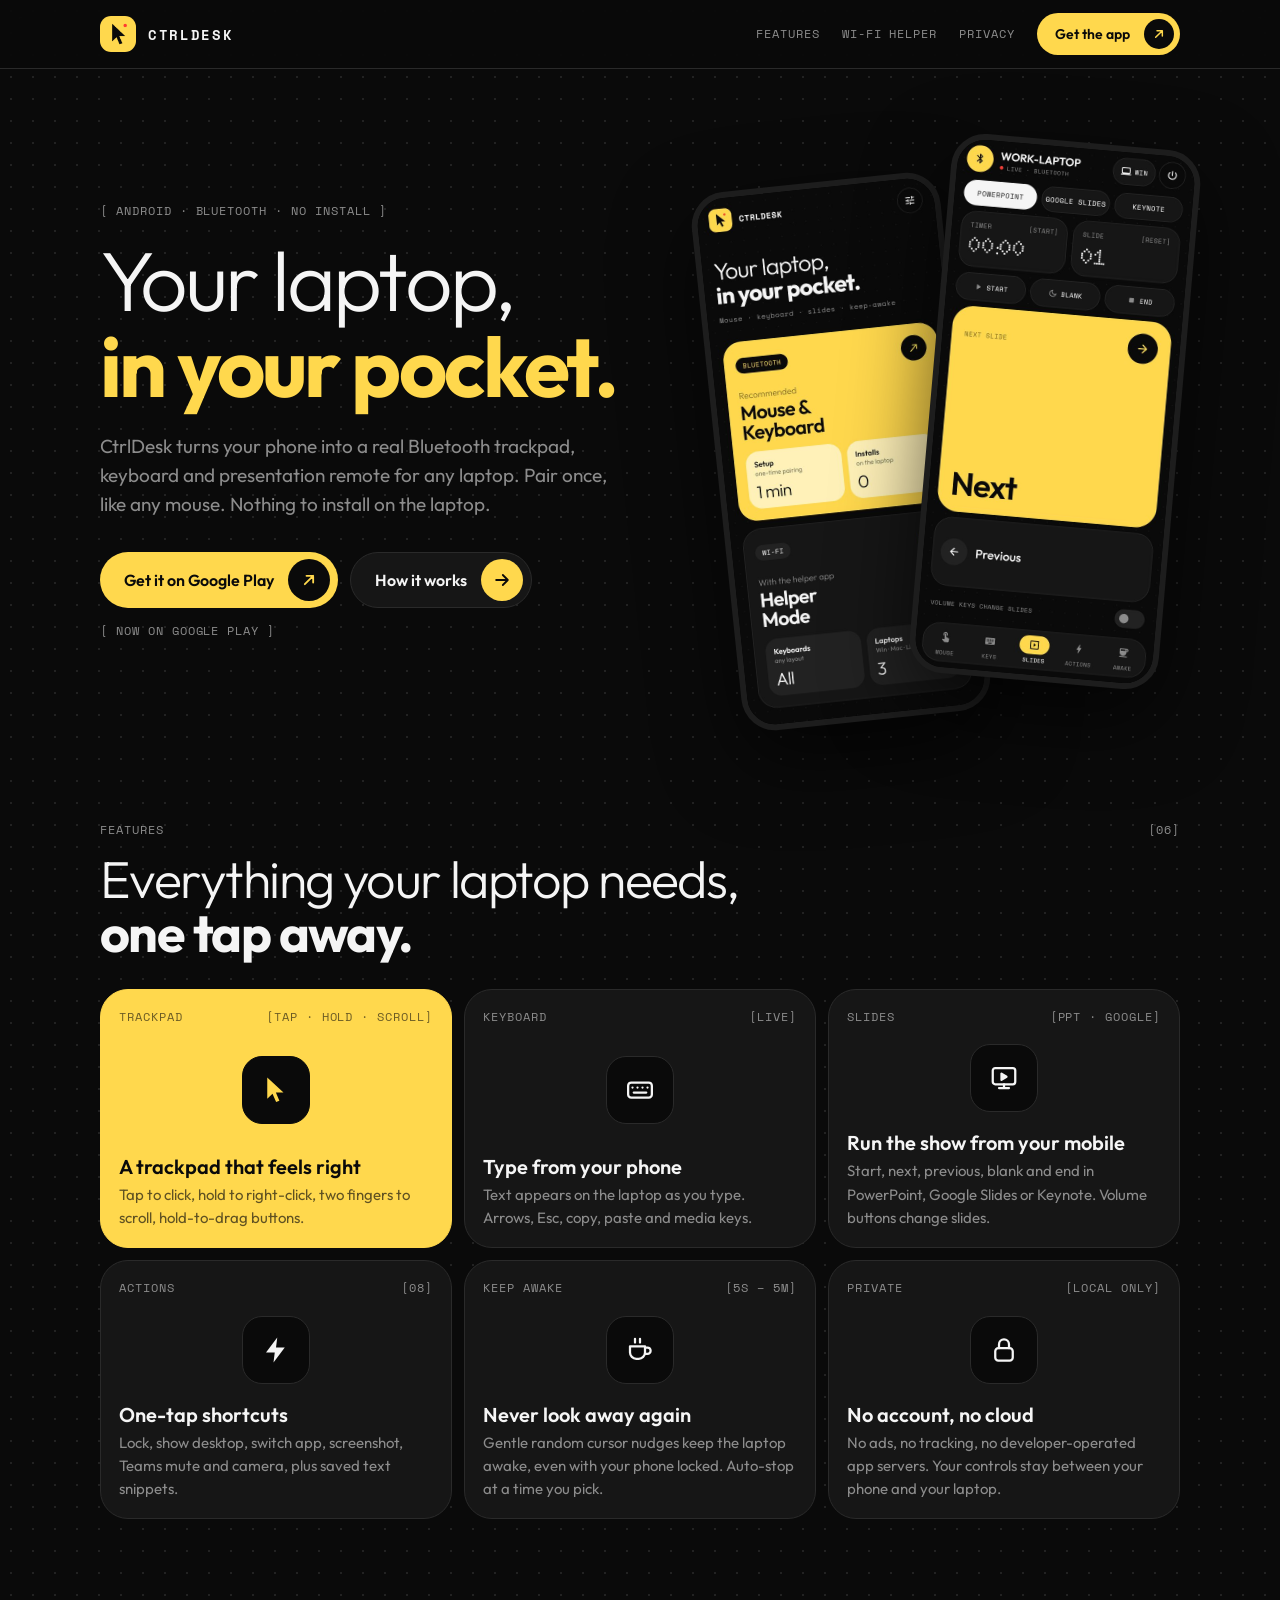
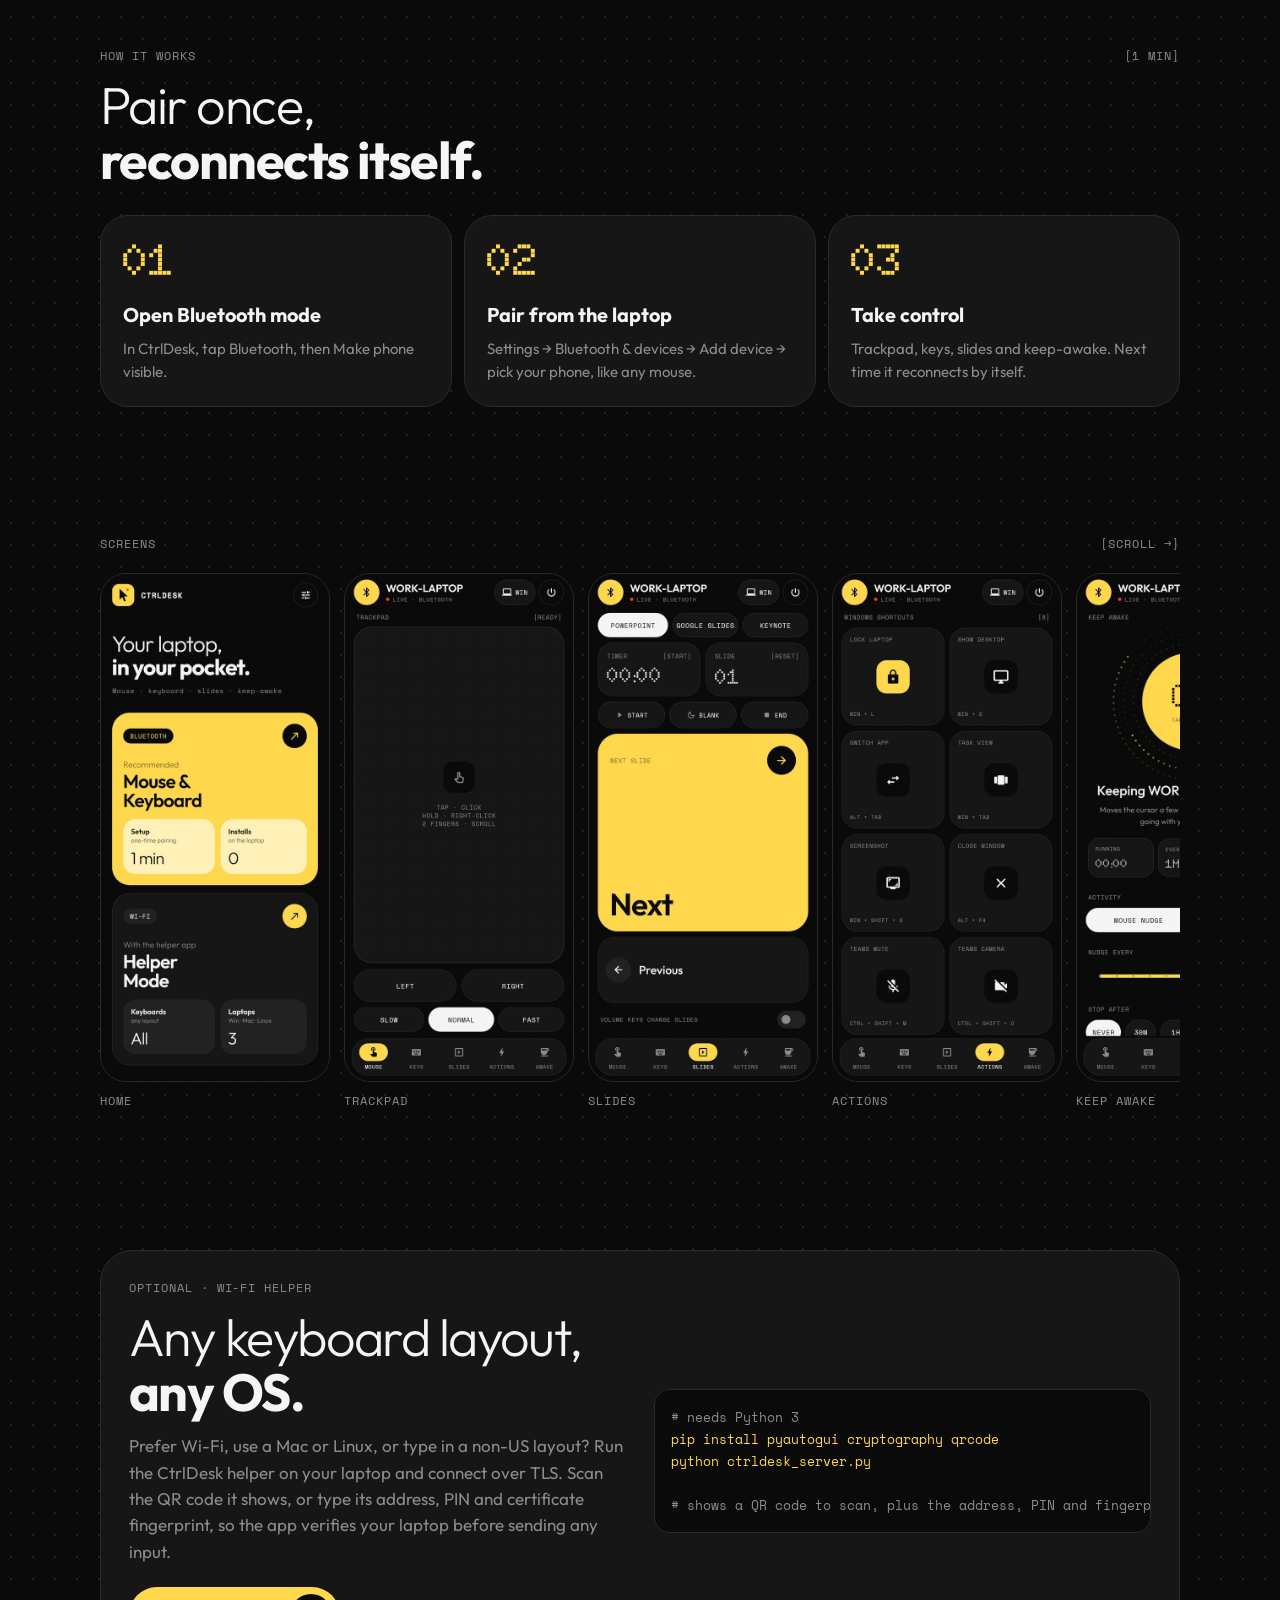
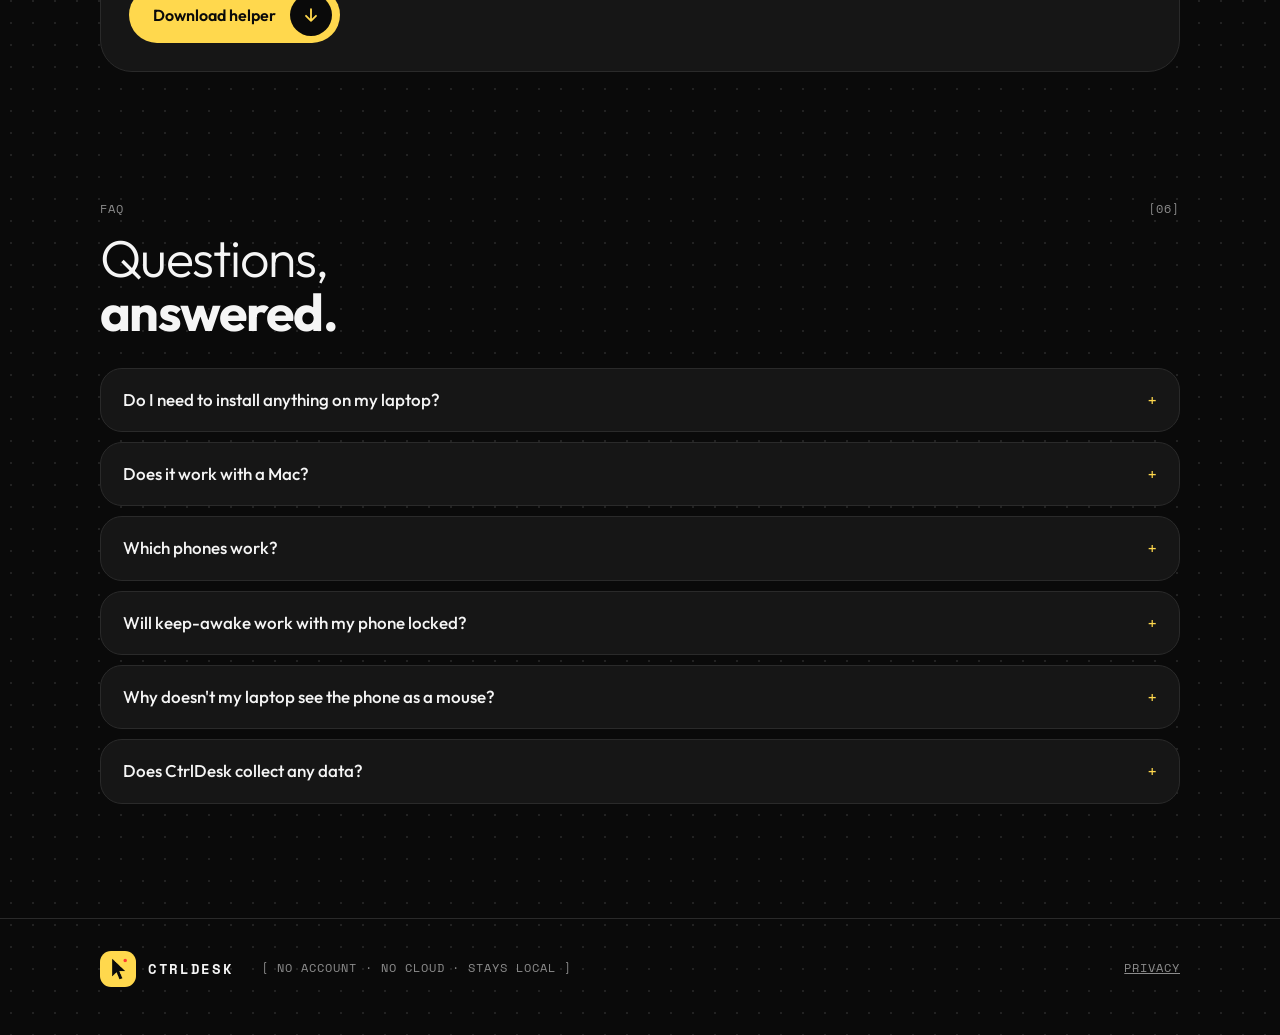
<file: index.html>
<!doctype html>
<html lang="en">
<head>
<meta charset="utf-8">
<meta name="viewport" content="width=device-width, initial-scale=1">
<title>CtrlDesk: your laptop, in your pocket</title>
<meta name="description" content="Turn your Android phone into a Bluetooth trackpad, keyboard, presentation remote and keep-awake for your laptop. Nothing to install on the laptop.">
<meta property="og:title" content="CtrlDesk: your laptop, in your pocket">
<meta property="og:description" content="Bluetooth trackpad, keyboard, slides remote and keep-awake. Nothing to install on the laptop.">
<meta property="og:image" content="https://shiv-khetan.github.io/ctrldesk/img/icon.png">
<link rel="icon" href="img/favicon.png">
<link rel="preconnect" href="https://fonts.googleapis.com">
<link rel="preconnect" href="https://fonts.gstatic.com" crossorigin>
<link href="https://fonts.googleapis.com/css2?family=Doto:wght@900&family=Outfit:wght@300;400;500;600;700&family=Space+Mono&display=swap" rel="stylesheet">
<link rel="stylesheet" href="style.css">
</head>
<body>

<nav>
  <div class="wrap">
    <a class="brand" href="./"><img src="img/icon.png" alt="">CTRLDESK</a>
    <div class="links">
      <a class="mono" href="#features">Features</a>
      <a class="mono" href="#wifi">Wi-Fi helper</a>
      <a class="mono" href="privacy.html">Privacy</a>
      <a class="btn yellow small" href="https://play.google.com/store/apps/details?id=com.ctrldesk.app" target="_blank" rel="noopener">Get the app <span class="arrow"><svg viewBox="0 0 24 24" fill="none" stroke="currentColor" stroke-width="2.2" stroke-linecap="round" stroke-linejoin="round" aria-hidden="true"><path d="M7 17 17 7M9 7h8v8"/></svg></span></a>
    </div>
  </div>
</nav>

<main class="wrap">
  <header class="hero" id="get">
    <div>
      <div class="mono">[ Android · Bluetooth · No install ]</div>
      <h1 style="margin-top:18px">Your laptop,<br><b>in your pocket.</b></h1>
      <p class="lede">CtrlDesk turns your phone into a real Bluetooth trackpad, keyboard and presentation remote for any laptop. Pair once, like any mouse. Nothing to install on the laptop.</p>
      <div class="cta">
        <a class="btn yellow" href="https://play.google.com/store/apps/details?id=com.ctrldesk.app" target="_blank" rel="noopener">Get it on Google Play <span class="arrow"><svg viewBox="0 0 24 24" fill="none" stroke="currentColor" stroke-width="2.2" stroke-linecap="round" stroke-linejoin="round" aria-hidden="true"><path d="M7 17 17 7M9 7h8v8"/></svg></span></a>
        <a class="btn dark" href="#how">How it works <span class="arrow"><svg viewBox="0 0 24 24" fill="none" stroke="currentColor" stroke-width="2.2" stroke-linecap="round" stroke-linejoin="round" aria-hidden="true"><path d="M5 12h14M13 6l6 6-6 6"/></svg></span></a>
      </div>
      <p class="mono soon">[ Now on Google Play ]</p>
    </div>
    <div class="phones" aria-hidden="true">
      <div class="phone a"><img src="img/home.jpg" alt=""></div>
      <div class="phone b"><img src="img/slides.jpg" alt=""></div>
    </div>
  </header>

  <section id="features">
    <div class="head"><span class="mono">Features</span><span class="mono">[06]</span></div>
    <h2>Everything your laptop needs,<br><b>one tap away.</b></h2>
    <div class="grid">
      <div class="tile hl">
        <div class="head"><span class="mono">Trackpad</span><span class="mono">[Tap · Hold · Scroll]</span></div>
        <div class="art"><span><svg width="30" height="30" viewBox="0 0 24 24" fill="#ffd84d"><path d="M5 2v17l4.2-4 2.9 6.6 2.6-1.1-2.8-6.5H18z"/></svg></span></div>
        <h3>A trackpad that feels right</h3>
        <p>Tap to click, hold to right-click, two fingers to scroll, hold-to-drag buttons.</p>
      </div>
      <div class="tile">
        <div class="head"><span class="mono">Keyboard</span><span class="mono">[Live]</span></div>
        <div class="art"><span><svg width="30" height="30" viewBox="0 0 24 24" fill="none" stroke="#f5f5f5" stroke-width="1.8" stroke-linecap="round"><rect x="2.5" y="6" width="19" height="12" rx="2.5"/><path d="M6 10h.01M10 10h.01M14 10h.01M18 10h.01M7 14h10"/></svg></span></div>
        <h3>Type from your phone</h3>
        <p>Text appears on the laptop as you type. Arrows, Esc, copy, paste and media keys.</p>
      </div>
      <div class="tile">
        <div class="head"><span class="mono">Slides</span><span class="mono">[PPT · Google]</span></div>
        <div class="art"><span><svg width="30" height="30" viewBox="0 0 24 24" fill="none" stroke="#f5f5f5" stroke-width="1.8" stroke-linejoin="round"><rect x="3" y="4" width="18" height="13" rx="2"/><path d="M10 8.5v5l4-2.5z" fill="#f5f5f5"/><path d="M12 17v3M8 20h8" stroke-linecap="round"/></svg></span></div>
        <h3>Run the show from your mobile</h3>
        <p>Start, next, previous, blank and end in PowerPoint, Google Slides or Keynote. Volume buttons change slides.</p>
      </div>
      <div class="tile">
        <div class="head"><span class="mono">Actions</span><span class="mono">[08]</span></div>
        <div class="art"><span><svg width="30" height="30" viewBox="0 0 24 24" fill="#f5f5f5"><path d="M13 2 4 14h7l-1 8 9-12h-7z"/></svg></span></div>
        <h3>One-tap shortcuts</h3>
        <p>Lock, show desktop, switch app, screenshot, Teams mute and camera, plus saved text snippets.</p>
      </div>
      <div class="tile">
        <div class="head"><span class="mono">Keep awake</span><span class="mono">[5s – 5m]</span></div>
        <div class="art"><span><svg width="30" height="30" viewBox="0 0 24 24" fill="none" stroke="#f5f5f5" stroke-width="1.8" stroke-linecap="round" stroke-linejoin="round"><path d="M4 9h12v5a5 5 0 0 1-5 5H9a5 5 0 0 1-5-5zM16 10h2a2.5 2.5 0 0 1 0 5h-2M8 3v3M12 3v3"/></svg></span></div>
        <h3>Never look away again</h3>
        <p>Gentle random cursor nudges keep the laptop awake, even with your phone locked. Auto-stop at a time you pick.</p>
      </div>
      <div class="tile">
        <div class="head"><span class="mono">Private</span><span class="mono">[Local only]</span></div>
        <div class="art"><span><svg width="30" height="30" viewBox="0 0 24 24" fill="none" stroke="#f5f5f5" stroke-width="1.8" stroke-linecap="round" stroke-linejoin="round"><rect x="5" y="10.5" width="14" height="10" rx="2.5"/><path d="M8 10.5V7.5a4 4 0 0 1 8 0v3"/></svg></span></div>
        <h3>No account, no cloud</h3>
        <p>No ads, no tracking, no developer-operated app servers. Your controls stay between your phone and your laptop.</p>
      </div>
    </div>
  </section>

  <section id="how">
    <div class="head"><span class="mono">How it works</span><span class="mono">[1 min]</span></div>
    <h2>Pair once,<br><b>reconnects itself.</b></h2>
    <div class="steps">
      <div class="step"><div class="n">01</div><h3>Open Bluetooth mode</h3><p>In CtrlDesk, tap Bluetooth, then Make phone visible.</p></div>
      <div class="step"><div class="n">02</div><h3>Pair from the laptop</h3><p>Settings → Bluetooth &amp; devices → Add device → pick your phone, like any mouse.</p></div>
      <div class="step"><div class="n">03</div><h3>Take control</h3><p>Trackpad, keys, slides and keep-awake. Next time it reconnects by itself.</p></div>
    </div>
  </section>

  <section>
    <div class="head"><span class="mono">Screens</span><span class="mono">[Scroll →]</span></div>
    <div class="gallery" style="margin-top:20px">
      <figure><img src="img/home.jpg" alt="CtrlDesk home screen" loading="lazy"><figcaption class="mono">Home</figcaption></figure>
      <figure><img src="img/mouse.jpg" alt="Trackpad" loading="lazy"><figcaption class="mono">Trackpad</figcaption></figure>
      <figure><img src="img/slides.jpg" alt="Presentation remote" loading="lazy"><figcaption class="mono">Slides</figcaption></figure>
      <figure><img src="img/actions.jpg" alt="Shortcuts" loading="lazy"><figcaption class="mono">Actions</figcaption></figure>
      <figure><img src="img/awake.jpg" alt="Keep awake" loading="lazy"><figcaption class="mono">Keep awake</figcaption></figure>
    </div>
  </section>

  <section id="wifi">
    <div class="wifi">
      <div>
        <div class="mono">Optional · Wi-Fi helper</div>
        <h2 style="margin-bottom:14px">Any keyboard layout,<br><b>any OS.</b></h2>
        <p>Prefer Wi-Fi, use a Mac or Linux, or type in a non-US layout? Run the CtrlDesk helper on your laptop and connect over TLS. Scan the QR code it shows, or type its address, PIN and certificate fingerprint, so the app verifies your laptop before sending any input.</p>
        <div class="cta" style="margin-top:22px">
          <a class="btn yellow" href="download/ctrldesk_server.py" download>Download helper <span class="arrow"><svg viewBox="0 0 24 24" fill="none" stroke="currentColor" stroke-width="2.2" stroke-linecap="round" stroke-linejoin="round" aria-hidden="true"><path d="M12 5v14M6 13l6 6 6-6"/></svg></span></a>
        </div>
      </div>
      <pre><span class="c"># needs Python 3</span>
pip install pyautogui cryptography qrcode
python ctrldesk_server.py

<span class="c"># shows a QR code to scan, plus the address, PIN and fingerprint</span></pre>
    </div>
  </section>

  <section>
    <div class="head"><span class="mono">FAQ</span><span class="mono">[06]</span></div>
    <h2>Questions,<br><b>answered.</b></h2>
    <details><summary>Do I need to install anything on my laptop?</summary><p>No. In Bluetooth mode your phone pairs as a standard Bluetooth mouse and keyboard, which Windows, macOS, Linux and ChromeOS support out of the box.</p></details>
    <details><summary>Does it work with a Mac?</summary><p>Yes. Tap <b>WIN</b> at the top of the control screen to switch it to <b>MAC</b>: copy, paste and shortcuts then use Cmd, and Start uses the Mac keys for PowerPoint, Google Slides and Keynote. If your Mac asks you to identify the keyboard, pick ANSI (US).</p></details>
    <details><summary>Which phones work?</summary><p>Android 9 or newer. A few manufacturers disable the Bluetooth keyboard/mouse feature; the app tells you if yours does. iPhone doesn't allow apps to act as a Bluetooth mouse.</p></details>
    <details><summary>Will keep-awake work with my phone locked?</summary><p>Yes. It runs in the background with an ongoing notification you can stop at any time. For long sessions, keep the phone charging.</p></details>
    <details><summary>Why doesn't my laptop see the phone as a mouse?</summary><p>Pair while CtrlDesk is open on the Bluetooth screen. If you paired earlier, remove the phone from the laptop's Bluetooth list and pair again.</p></details>
    <details><summary>Does CtrlDesk collect any data?</summary><p>We receive no app input or telemetry. Your controls go directly to your chosen laptop over paired Bluetooth or verified TLS, and your saved settings stay in private app storage with Android backup disabled. The optional helper runs on your laptop. See the <a href="privacy.html">privacy policy</a>.</p></details>
  </section>
</main>

<footer>
  <div class="wrap">
    <a class="brand" href="./"><img src="img/icon.png" alt="">CTRLDESK</a>
    <span class="mono">[ No account · No cloud · Stays local ]</span>
    <div class="links">
      <a class="mono" href="privacy.html">Privacy</a>
    </div>
  </div>
</footer>
</body>
</html>
</file>
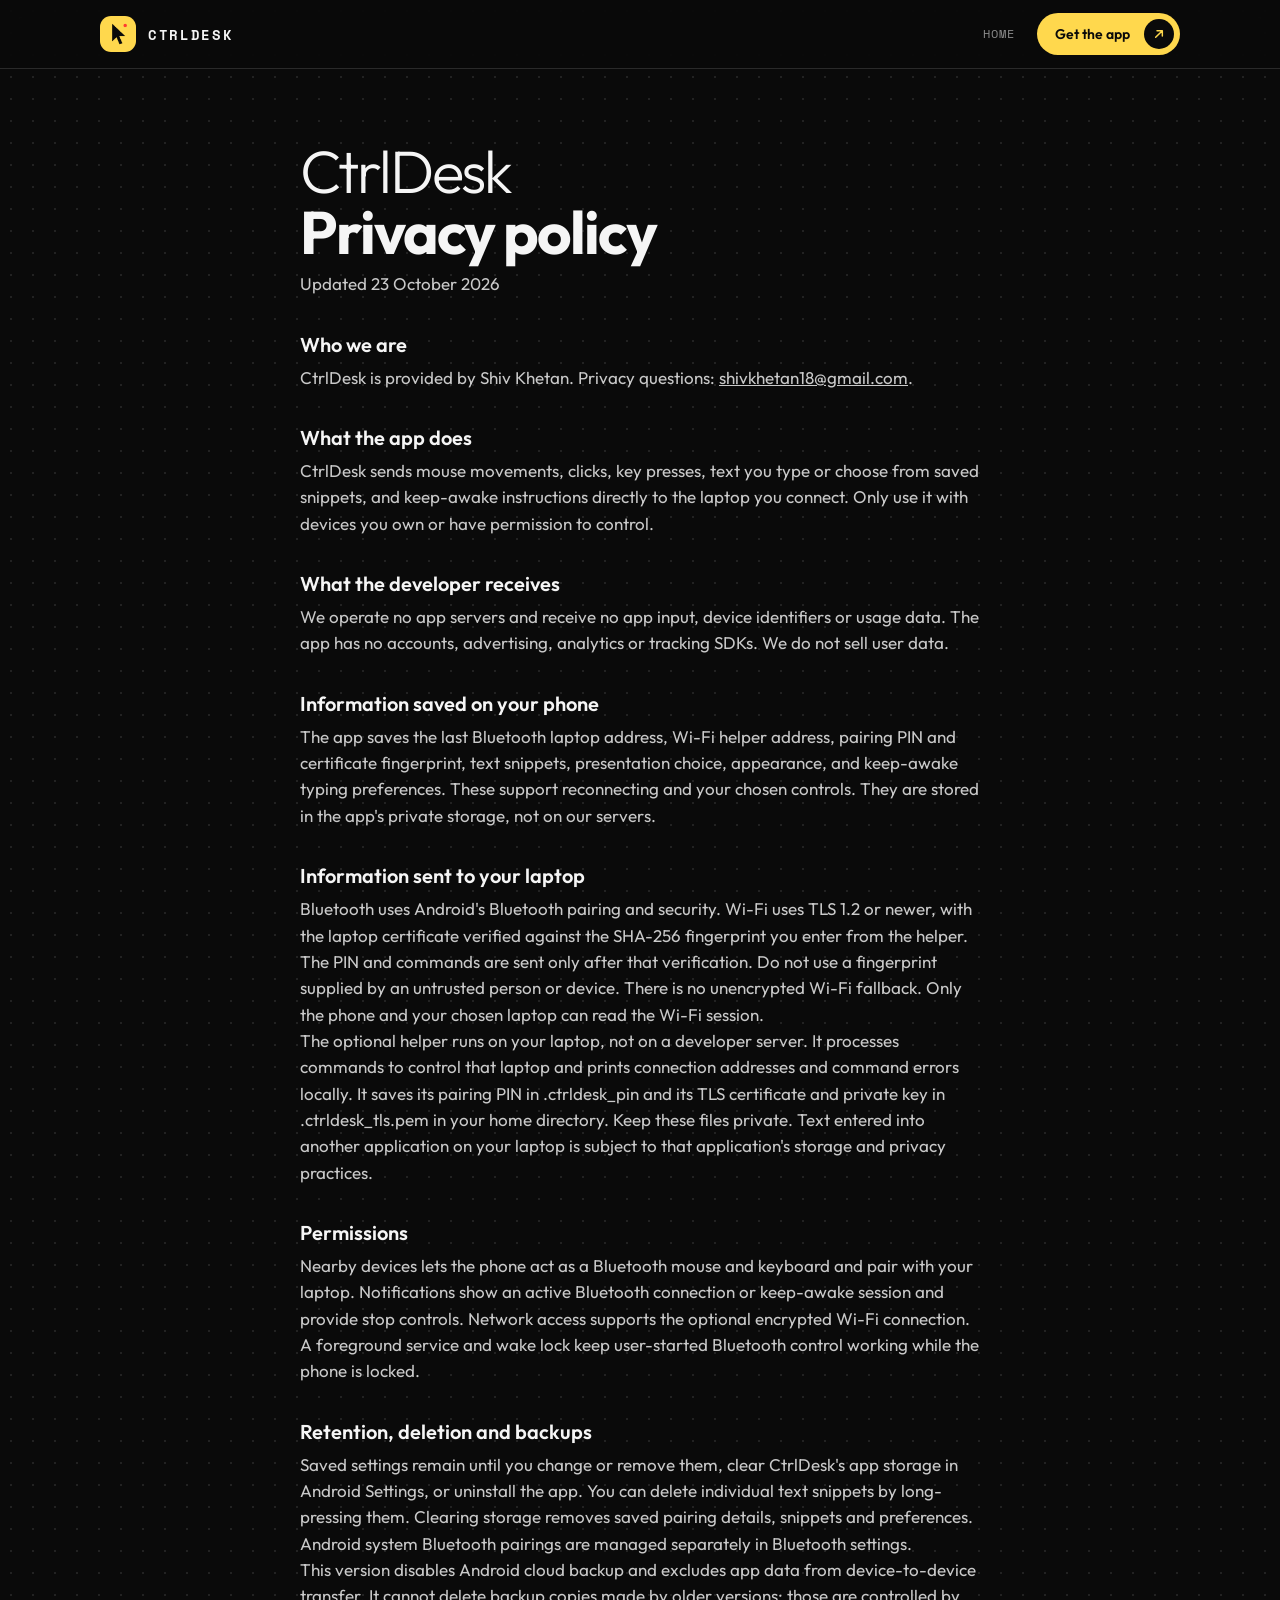
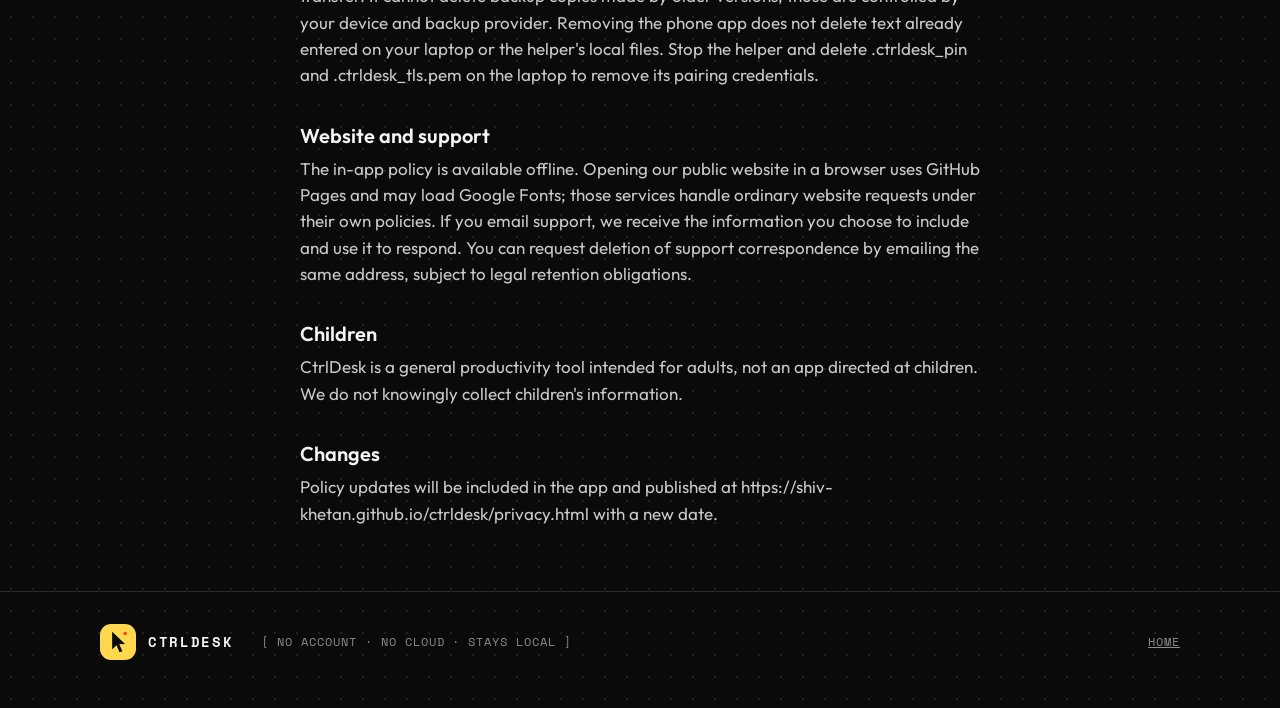
<file: privacy.html>
<!doctype html>
<html lang="en">
<head>
<meta charset="utf-8">
<meta name="viewport" content="width=device-width, initial-scale=1">
<title>CtrlDesk Privacy Policy</title>
<meta name="description" content="How CtrlDesk handles local settings, encrypted laptop connections and data deletion.">
<link rel="icon" href="img/favicon.png">
<link rel="preconnect" href="https://fonts.googleapis.com">
<link rel="preconnect" href="https://fonts.gstatic.com" crossorigin>
<link href="https://fonts.googleapis.com/css2?family=Doto:wght@900&family=Outfit:wght@300;400;500;600;700&family=Space+Mono&display=swap" rel="stylesheet">
<link rel="stylesheet" href="style.css">
</head>
<body>

<nav>
  <div class="wrap">
    <a class="brand" href="./"><img src="img/icon.png" alt="">CTRLDESK</a>
    <div class="links">
      <a class="mono" href="./">Home</a>
      <a class="btn yellow small" href="https://play.google.com/store/apps/details?id=com.ctrldesk.app" target="_blank" rel="noopener">Get the app <span class="arrow"><svg viewBox="0 0 24 24" fill="none" stroke="currentColor" stroke-width="2.2" stroke-linecap="round" stroke-linejoin="round" aria-hidden="true"><path d="M7 17 17 7M9 7h8v8"/></svg></span></a>
    </div>
  </div>
</nav>

<main class="legal">
<h1>CtrlDesk<br><b>Privacy policy</b></h1>
<p>Updated 23 October 2026</p>
<h2>Who we are</h2>
<p>CtrlDesk is provided by Shiv Khetan. Privacy questions: <a href="mailto:shivkhetan18@gmail.com">shivkhetan18@gmail.com</a>.</p>
<h2>What the app does</h2>
<p>CtrlDesk sends mouse movements, clicks, key presses, text you type or choose from saved snippets, and keep-awake instructions directly to the laptop you connect. Only use it with devices you own or have permission to control.</p>
<h2>What the developer receives</h2>
<p>We operate no app servers and receive no app input, device identifiers or usage data. The app has no accounts, advertising, analytics or tracking SDKs. We do not sell user data.</p>
<h2>Information saved on your phone</h2>
<p>The app saves the last Bluetooth laptop address, Wi-Fi helper address, pairing PIN and certificate fingerprint, text snippets, presentation choice, appearance, and keep-awake typing preferences. These support reconnecting and your chosen controls. They are stored in the app&#x27;s private storage, not on our servers.</p>
<h2>Information sent to your laptop</h2>
<p>Bluetooth uses Android&#x27;s Bluetooth pairing and security. Wi-Fi uses TLS 1.2 or newer, with the laptop certificate verified against the SHA-256 fingerprint you enter from the helper. The PIN and commands are sent only after that verification. Do not use a fingerprint supplied by an untrusted person or device. There is no unencrypted Wi-Fi fallback. Only the phone and your chosen laptop can read the Wi-Fi session.</p>
<p>The optional helper runs on your laptop, not on a developer server. It processes commands to control that laptop and prints connection addresses and command errors locally. It saves its pairing PIN in .ctrldesk_pin and its TLS certificate and private key in .ctrldesk_tls.pem in your home directory. Keep these files private. Text entered into another application on your laptop is subject to that application&#x27;s storage and privacy practices.</p>
<h2>Permissions</h2>
<p>Nearby devices lets the phone act as a Bluetooth mouse and keyboard and pair with your laptop. Notifications show an active Bluetooth connection or keep-awake session and provide stop controls. Network access supports the optional encrypted Wi-Fi connection. A foreground service and wake lock keep user-started Bluetooth control working while the phone is locked.</p>
<h2>Retention, deletion and backups</h2>
<p>Saved settings remain until you change or remove them, clear CtrlDesk&#x27;s app storage in Android Settings, or uninstall the app. You can delete individual text snippets by long-pressing them. Clearing storage removes saved pairing details, snippets and preferences. Android system Bluetooth pairings are managed separately in Bluetooth settings.</p>
<p>This version disables Android cloud backup and excludes app data from device-to-device transfer. It cannot delete backup copies made by older versions; those are controlled by your device and backup provider. Removing the phone app does not delete text already entered on your laptop or the helper&#x27;s local files. Stop the helper and delete .ctrldesk_pin and .ctrldesk_tls.pem on the laptop to remove its pairing credentials.</p>
<h2>Website and support</h2>
<p>The in-app policy is available offline. Opening our public website in a browser uses GitHub Pages and may load Google Fonts; those services handle ordinary website requests under their own policies. If you email support, we receive the information you choose to include and use it to respond. You can request deletion of support correspondence by emailing the same address, subject to legal retention obligations.</p>
<h2>Children</h2>
<p>CtrlDesk is a general productivity tool intended for adults, not an app directed at children. We do not knowingly collect children&#x27;s information.</p>
<h2>Changes</h2>
<p>Policy updates will be included in the app and published at https://shiv-khetan.github.io/ctrldesk/privacy.html with a new date.</p>
</main>

<footer>
  <div class="wrap">
    <a class="brand" href="./"><img src="img/icon.png" alt="">CTRLDESK</a>
    <span class="mono">[ No account · No cloud · Stays local ]</span>
    <div class="links"><a class="mono" href="./">Home</a></div>
  </div>
</footer>
</body>
</html>
</file>
<file: style.css>
:root {
  --bg: #0a0a0a;
  --card: #161616;
  --card-hi: #222;
  --line: #2a2a2a;
  --text: #f5f5f5;
  --muted: #8c8c8c;
  --yellow: #ffd84d;
  --yellow-soft: #fff1b8;
  --ink: #0a0a0a;
  --red: #ff3b30;
  --sans: "Outfit", system-ui, sans-serif;
  --mono: "Space Mono", ui-monospace, monospace;
  --dots: "Doto", var(--mono);
}

* { box-sizing: border-box; margin: 0; }
html { scroll-behavior: smooth; }
body {
  background: var(--bg) radial-gradient(circle, #222 1px, transparent 1.2px) 0 0 / 22px 22px;
  color: var(--text);
  font: 400 17px/1.55 var(--sans);
  -webkit-font-smoothing: antialiased;
}
a { color: inherit; }
img { display: block; max-width: 100%; }
.wrap { max-width: 1120px; margin: 0 auto; padding: 0 20px; }

.mono { font-family: var(--mono); font-size: 12px; letter-spacing: .08em; text-transform: uppercase; color: var(--muted); }
.head { display: flex; justify-content: space-between; gap: 12px; }

/* nav */
nav { position: sticky; top: 0; z-index: 10; background: rgba(10,10,10,.82); backdrop-filter: blur(12px); border-bottom: 1px solid var(--line); }
nav .wrap { display: flex; align-items: center; gap: 14px; height: 68px; }
.brand { display: flex; align-items: center; gap: 12px; text-decoration: none; font: 700 14px var(--mono); letter-spacing: .12em; }
.brand img { width: 36px; height: 36px; border-radius: 11px; }
nav .links { margin-left: auto; display: flex; align-items: center; gap: 22px; }
nav .links a { text-decoration: none; }
nav .links a.mono:hover { color: var(--text); }
@media (max-width: 640px) { nav .links a.mono { display: none; } }

/* buttons */
.btn { display: inline-flex; align-items: center; gap: 14px; height: 56px; padding: 0 8px 0 24px; border-radius: 28px;
  font: 600 16px var(--sans); text-decoration: none; transition: transform .12s; }
.btn:active { transform: scale(.97); }
.btn .arrow { width: 42px; height: 42px; border-radius: 50%; display: grid; place-items: center; font-size: 20px; }
.btn.yellow { background: var(--yellow); color: var(--ink); }
.btn.yellow .arrow { background: var(--ink); color: var(--yellow); }
.btn.dark { background: var(--card); color: var(--text); border: 1px solid var(--line); }
.btn.dark .arrow { background: var(--yellow); color: var(--ink); }
.btn.small { height: 42px; padding: 0 6px 0 18px; font-size: 14px; }
.btn.small .arrow { width: 30px; height: 30px; font-size: 15px; }
.btn .arrow svg { width: 20px; height: 20px; }
.btn.small .arrow svg { width: 16px; height: 16px; }

/* hero */
.hero { display: grid; grid-template-columns: 1.1fr .9fr; gap: 48px; align-items: center; padding: 72px 0 56px; }
h1 { font: 300 clamp(44px, 7vw, 84px)/1.02 var(--sans); letter-spacing: -.035em; }
h1 b, h2 b { font-weight: 700; }
h1 b { color: var(--yellow); }
.lede { color: var(--muted); font-size: 19px; max-width: 520px; margin: 22px 0 32px; }
.cta { display: flex; flex-wrap: wrap; gap: 12px; align-items: center; }
.soon { margin-top: 14px; }
.phones { position: relative; height: 560px; }
.phone { position: absolute; width: 250px; border-radius: 34px; border: 6px solid #1d1d1d; box-shadow: 0 30px 80px rgba(0,0,0,.6); overflow: hidden; background: #000; }
.phone img { width: 100%; }
.phone.a { left: 0; top: 40px; transform: rotate(-6deg); }
.phone.b { right: 0; top: 0; transform: rotate(5deg); }
@media (max-width: 860px) {
  .hero { grid-template-columns: 1fr; padding-top: 48px; }
  .phones { height: 470px; max-width: 420px; width: 100%; margin: 0 auto; }
  .phone { width: 210px; }
}

/* sections */
section { padding: 64px 0; }
h2 { font: 300 clamp(34px, 5vw, 52px)/1.05 var(--sans); letter-spacing: -.03em; margin: 12px 0 28px; }

.grid { display: grid; grid-template-columns: repeat(3, 1fr); gap: 12px; }
@media (max-width: 860px) { .grid { grid-template-columns: repeat(2, 1fr); } }
@media (max-width: 520px) { .grid { grid-template-columns: 1fr; } }
.tile { background: var(--card); border: 1px solid var(--line); border-radius: 28px; padding: 18px; display: flex; flex-direction: column; min-height: 240px; }
.tile .art { flex: 1; display: grid; place-items: center; padding: 18px 0; }
.tile .art span { width: 68px; height: 68px; border-radius: 20px; background: var(--bg); border: 1px solid var(--line); display: grid; place-items: center; font-size: 30px; }
.tile.hl { background: var(--yellow); border-color: var(--yellow); color: var(--ink); }
.tile.hl .mono { color: rgba(10,10,10,.6); }
.tile.hl .art span { background: var(--ink); border-color: var(--ink); }
.tile h3 { font: 600 20px var(--sans); }
.tile p { color: var(--muted); font-size: 15px; margin-top: 4px; }
.tile.hl p { color: rgba(10,10,10,.65); }

/* steps */
.steps { display: grid; grid-template-columns: repeat(3, 1fr); gap: 12px; }
@media (max-width: 860px) { .steps { grid-template-columns: 1fr; } }
.step { background: var(--card); border: 1px solid var(--line); border-radius: 28px; padding: 22px; }
.step .n { font: 900 44px/1 var(--dots); color: var(--yellow); margin-bottom: 18px; }
.step p { color: var(--muted); font-size: 15px; margin-top: 6px; }

/* gallery */
.gallery { display: flex; gap: 14px; overflow-x: auto; padding-bottom: 12px; scroll-snap-type: x mandatory; }
.gallery figure { flex: 0 0 230px; scroll-snap-align: start; }
.gallery img { border-radius: 26px; border: 1px solid var(--line); }
.gallery figcaption { margin-top: 10px; }

/* Scrollbars: a slim pill that matches the app, yellow when you reach for it. */
::-webkit-scrollbar { width: 12px; height: 12px; }
::-webkit-scrollbar-track { background: var(--bg); }
::-webkit-scrollbar-thumb {
  background: var(--card-hi);
  border: 3px solid var(--bg); /* inset look: the pill floats in the track */
  border-radius: 99px;
}
::-webkit-scrollbar-thumb:hover { background: var(--muted); }
::-webkit-scrollbar-thumb:active { background: var(--yellow); }
::-webkit-scrollbar-corner { background: var(--bg); }

/* The screenshot strip gets a thin yellow rail instead. */
.gallery::-webkit-scrollbar { height: 6px; }
.gallery::-webkit-scrollbar-track { background: var(--line); border-radius: 99px; margin: 0 2px; }
.gallery::-webkit-scrollbar-thumb { background: var(--yellow); border: 0; }
.gallery::-webkit-scrollbar-thumb:hover { background: var(--yellow-soft); }

/* Firefox has no pseudo-elements: colour the standard thin scrollbar. */
@supports (-moz-appearance: none) {
  html { scrollbar-color: var(--card-hi) var(--bg); }
  .gallery { scrollbar-width: thin; scrollbar-color: var(--yellow) var(--line); }
}

/* wifi */
.wifi { background: var(--card); border: 1px solid var(--line); border-radius: 32px; padding: 28px; display: grid; grid-template-columns: 1fr 1fr; gap: 28px; align-items: center; }
@media (max-width: 860px) { .wifi { grid-template-columns: 1fr; } }
.wifi p { color: var(--muted); }
pre { background: var(--bg); border: 1px solid var(--line); border-radius: 16px; padding: 16px; overflow-x: auto; font: 13px/1.7 var(--mono); color: var(--yellow); }
pre .c { color: var(--muted); }

/* faq */
details { background: var(--card); border: 1px solid var(--line); border-radius: 22px; padding: 18px 22px; margin-bottom: 10px; }
summary { cursor: pointer; font-weight: 500; list-style: none; display: flex; justify-content: space-between; gap: 12px; }
summary::after { content: "+"; font-family: var(--mono); color: var(--yellow); }
details[open] summary::after { content: "−"; }
details p { color: var(--muted); margin-top: 10px; font-size: 15.5px; }

/* footer */
footer { border-top: 1px solid var(--line); padding: 32px 0 48px; margin-top: 40px; }
footer .wrap { display: flex; flex-wrap: wrap; gap: 16px 28px; align-items: center; }
footer .links { margin-left: auto; display: flex; gap: 22px; }

/* legal page */
.legal { max-width: 720px; padding: 56px 20px 24px; margin: 0 auto; }
.legal h1 { font-size: clamp(40px, 6vw, 60px); margin: 16px 0 8px; }
.legal h2 { font: 600 20px var(--sans); margin: 34px 0 8px; letter-spacing: 0; }
.legal p, .legal li { color: #c9c9c9; }
.legal ul { padding-left: 20px; }
.legal li { margin: 6px 0; }
.legal b { color: var(--text); }
</file>
